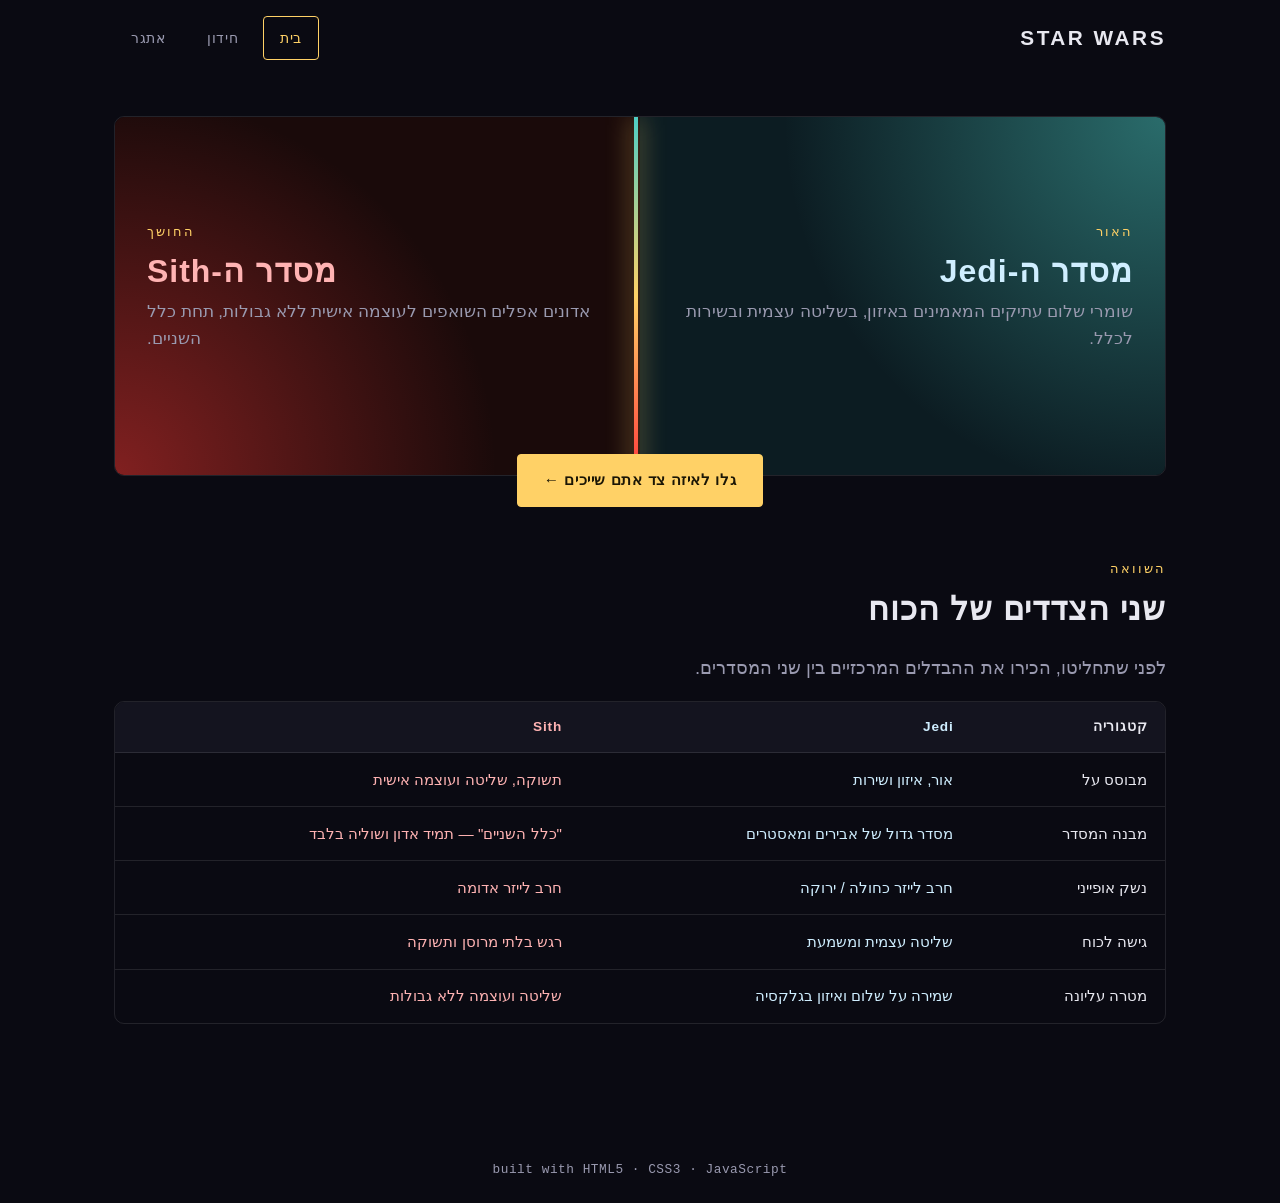
<file: wwwroot/index.html>
<!DOCTYPE html>
<html lang="he" dir="rtl">
<head>
  <meta charset="UTF-8">
  <meta name="viewport" content="width=device-width, initial-scale=1.0">
  <title>Star Wars: Jedi or Sith</title>
  
  <link rel="stylesheet" href="style.css">
</head>
<body data-page="home">

  <header id="site-header"></header>

  <main class="page-content">

    <section class="section">
      <div class="hero-split">
        <div class="hero-half hero-half--jedi">
          <span class="eyebrow">האור</span>
          <h2>מסדר ה-Jedi</h2>
          <p>שומרי שלום עתיקים המאמינים באיזון, בשליטה עצמית ובשירות לכלל.</p>
        </div>
        <div class="hero-half hero-half--sith">
          <span class="eyebrow">החושך</span>
          <h2>מסדר ה-Sith</h2>
          <p>אדונים אפלים השואפים לעוצמה אישית ללא גבולות, תחת כלל השניים.</p>
        </div>
        <div class="hero-divider" aria-hidden="true"></div>
      </div>
      <div class="hero-cta">
        <a href="quiz.html" class="btn btn-gold">גלו לאיזה צד אתם שייכים ←</a>
      </div>
    </section>

    <section class="section">
      <span class="eyebrow">השוואה</span>
      <h2>שני הצדדים של הכוח</h2>
      <p class="lead">לפני שתחליטו, הכירו את ההבדלים המרכזיים בין שני המסדרים.</p>

      <div class="table-wrapper">
        <table class="comparison-table">
          <thead>
            <tr>
              <th>קטגוריה</th>
              <th class="col-jedi">Jedi</th>
              <th class="col-sith">Sith</th>
            </tr>
          </thead>
          <tbody>
            <tr>
              <td>מבוסס על</td>
              <td class="col-jedi">אור, איזון ושירות</td>
              <td class="col-sith">תשוקה, שליטה ועוצמה אישית</td>
            </tr>
            <tr>
              <td>מבנה המסדר</td>
              <td class="col-jedi">מסדר גדול של אבירים ומאסטרים</td>
              <td class="col-sith">"כלל השניים" — תמיד אדון ושוליה בלבד</td>
            </tr>
            <tr>
              <td>נשק אופייני</td>
              <td class="col-jedi">חרב לייזר כחולה / ירוקה</td>
              <td class="col-sith">חרב לייזר אדומה</td>
            </tr>
            <tr>
              <td>גישה לכוח</td>
              <td class="col-jedi">שליטה עצמית ומשמעת</td>
              <td class="col-sith">רגש בלתי מרוסן ותשוקה</td>
            </tr>
            <tr>
              <td>מטרה עליונה</td>
              <td class="col-jedi">שמירה על שלום ואיזון בגלקסיה</td>
              <td class="col-sith">שליטה ועוצמה ללא גבולות</td>
            </tr>
          </tbody>
        </table>
      </div>
    </section>
  </main>
  <footer id="site-footer"></footer>
  <script src="script.js"></script>
</body>
</html>
</file>
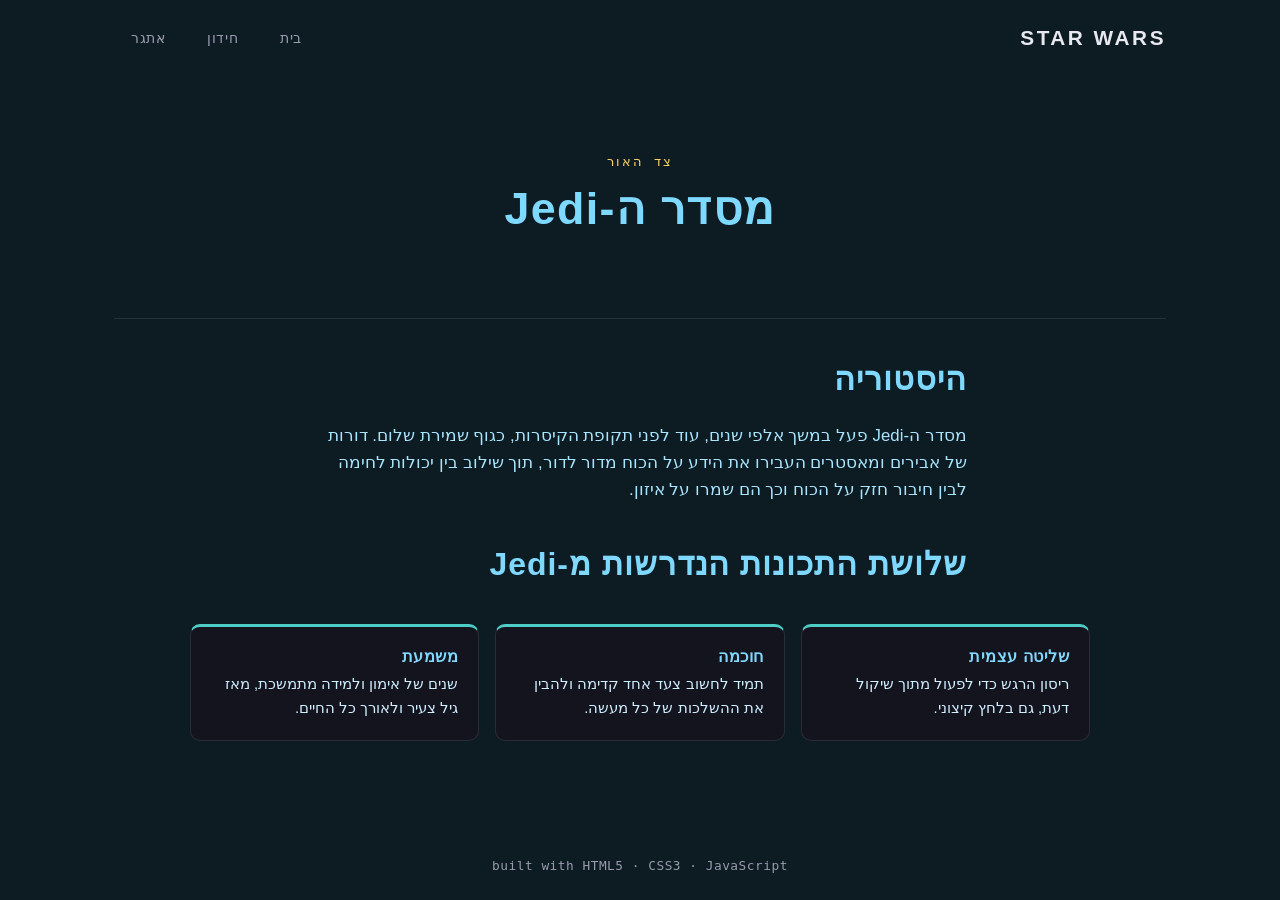
<file: wwwroot/jedi.html>
<!DOCTYPE html>
<html lang="he" dir="rtl">
<head>
  <meta charset="UTF-8">
  <meta name="viewport" content="width=device-width, initial-scale=1.0">
  <title>מסדר ה-Jedi | Star Wars: Jedi or Sith</title>
  <link rel="preconnect" href="https://fonts.googleapis.com">
  <link href="https://fonts.googleapis.com/css2?family=Orbitron:wght@500;700&family=Rajdhani:wght@400;500;600;700&family=Share+Tech+Mono&display=swap" rel="stylesheet">
  <link rel="stylesheet" href="style.css">
</head>
<body data-page="lore" class="theme-jedi">

  <header id="site-header"></header>

  <main class="page-content">

    <div class="lore-hero">
      <span class="eyebrow">צד האור</span>
      <h1>מסדר ה-Jedi</h1>
    </div>

    <div class="lore-block">
      <h2>היסטוריה</h2>
      <p>
        מסדר ה-Jedi פעל במשך אלפי שנים, עוד לפני תקופת הקיסרות, כגוף שמירת שלום.
         דורות של אבירים ומאסטרים העבירו את הידע על הכוח
        מדור לדור, תוך שילוב בין יכולות לחימה לבין חיבור חזק על הכוח וכך הם שמרו על איזון.
      </p>
    </div>

    <div class="lore-block">
      <h2>שלושת התכונות הנדרשות מ-Jedi</h2>
    </div>

    <div class="traits-grid">
      <article class="trait-card">
        <h3>שליטה עצמית</h3>
        <p>ריסון הרגש כדי לפעול מתוך שיקול דעת, גם בלחץ קיצוני.</p>
      </article>

      <article class="trait-card">
        <h3>חוכמה</h3>
        <p>תמיד לחשוב צעד אחד קדימה ולהבין את ההשלכות של כל מעשה.</p>
      </article>
      <article class="trait-card">
        <h3>משמעת</h3>
        <p>שנים של אימון ולמידה מתמשכת, מאז גיל צעיר ולאורך כל החיים.</p>
      </article>
    </div>

  </main>

  <footer id="site-footer"></footer>

  <script src="script.js"></script>
</body>
</html>
</file>
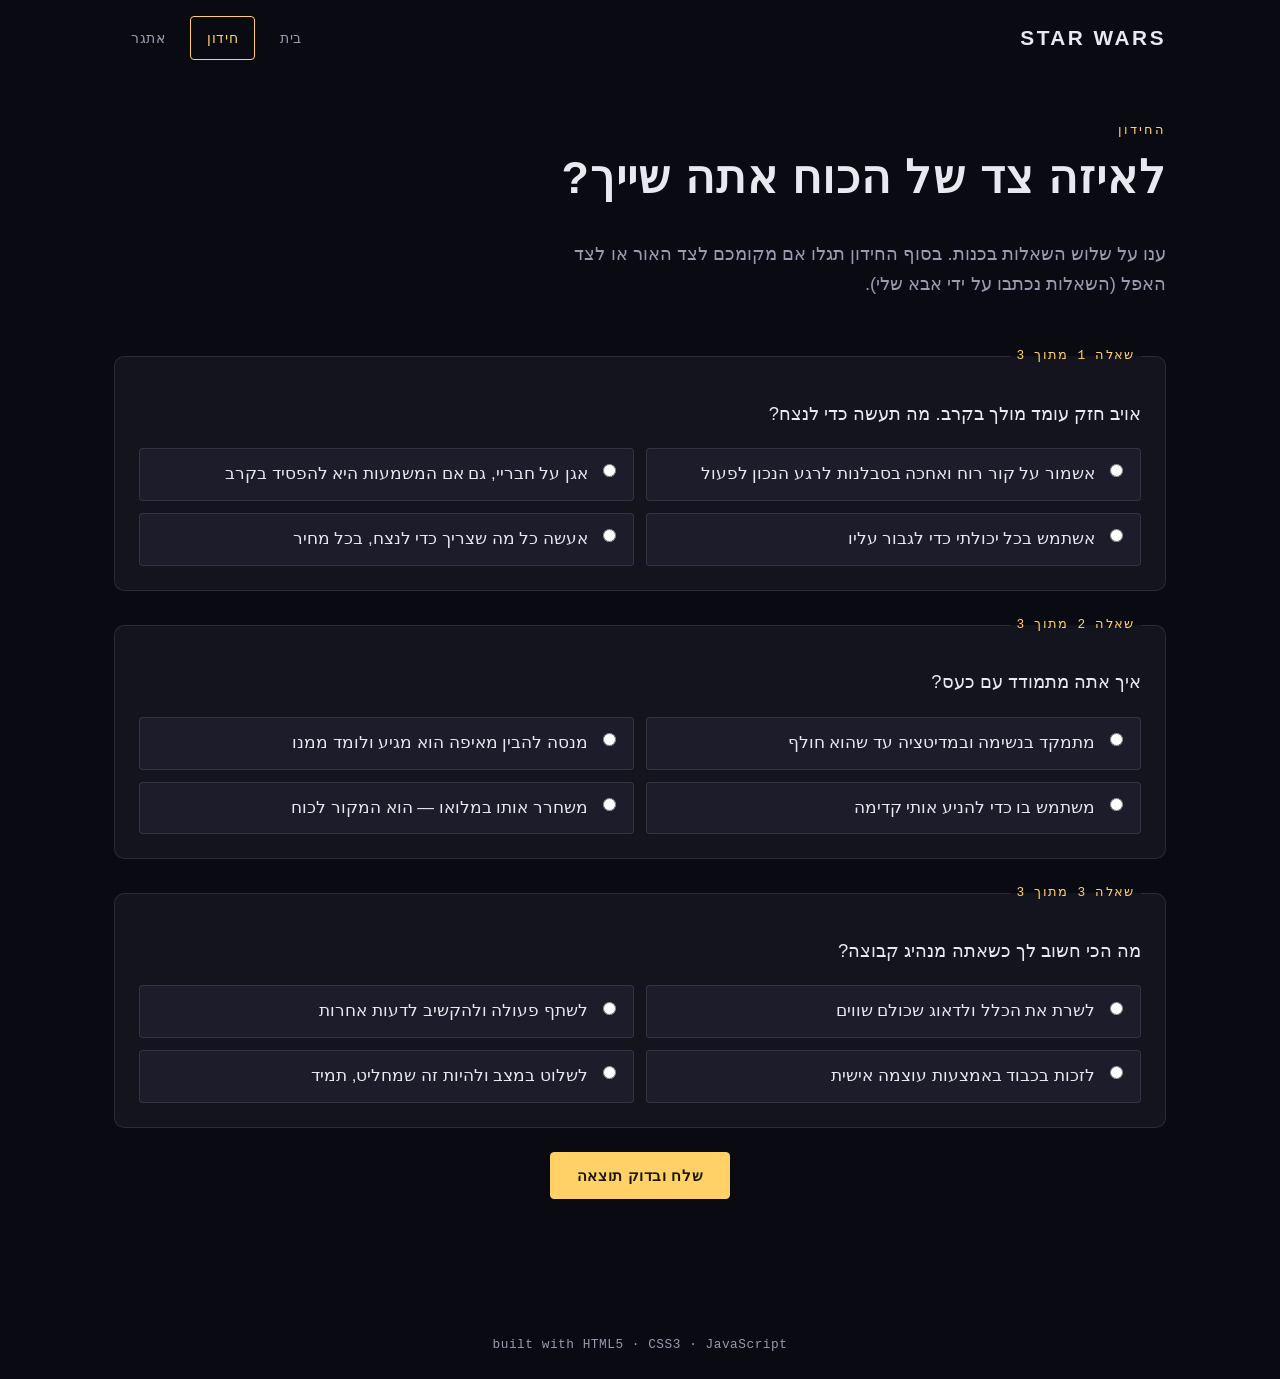
<file: wwwroot/quiz.html>
<!DOCTYPE html>
<html lang="he" dir="rtl">
<head>
  <meta charset="UTF-8">
  <meta name="viewport" content="width=device-width, initial-scale=1.0">
  <title>החידון | Star Wars: Jedi or Sith</title>
  <link rel="preconnect" href="https://fonts.googleapis.com">
  <link href="https://fonts.googleapis.com/css2?family=Orbitron:wght@500;700&family=Rajdhani:wght@400;500;600;700&family=Share+Tech+Mono&display=swap" rel="stylesheet">
  <link rel="stylesheet" href="style.css">
</head>
<body data-page="quiz">

  <header id="site-header"></header>

  <main class="page-content">

    <section class="section">
      <span class="eyebrow">החידון</span>
      <h1>לאיזה צד של הכוח אתה שייך?</h1>
      <p class="lead">ענו על שלוש השאלות בכנות. בסוף החידון תגלו אם מקומכם לצד האור או לצד האפל (השאלות נכתבו על ידי אבא שלי).</p>
    </section>

    <form id="quiz-form" class="section">


      <fieldset class="question-card">
        <legend>שאלה 1 מתוך 3</legend>
        <p class="question-text">אויב חזק עומד מולך בקרב. מה תעשה כדי לנצח?</p>
        <div class="answer-grid">

          <label class="answer-option">
            <input type="radio" name="q1" data-jedi="2" data-sith="0" required>
            <span>אשמור על קור רוח ואחכה בסבלנות לרגע הנכון לפעול</span>
          </label>

          <label class="answer-option">
            <input type="radio" name="q1" data-jedi="1" data-sith="0">
            <span>אגן על חבריי, גם אם המשמעות היא להפסיד בקרב</span>
          </label>

          <label class="answer-option">
            <input type="radio" name="q1" data-jedi="0" data-sith="1">
            <span>אשתמש בכל יכולתי כדי לגבור עליו</span>
          </label>

          <label class="answer-option">
            <input type="radio" name="q1" data-jedi="0" data-sith="2">
            <span>אעשה כל מה שצריך כדי לנצח, בכל מחיר</span>
          </label>

        </div>
      </fieldset>

      <fieldset class="question-card">
        <legend>שאלה 2 מתוך 3</legend>
        <p class="question-text">איך אתה מתמודד עם כעס?</p>
        <div class="answer-grid">

          <label class="answer-option">
            <input type="radio" name="q2" data-jedi="2" data-sith="0" required>
            <span>מתמקד בנשימה ובמדיטציה עד שהוא חולף</span>
          </label>

          <label class="answer-option">
            <input type="radio" name="q2" data-jedi="1" data-sith="0">
            <span>מנסה להבין מאיפה הוא מגיע ולומד ממנו</span>
          </label>

          <label class="answer-option">
            <input type="radio" name="q2" data-jedi="0" data-sith="1">
            <span>משתמש בו כדי להניע אותי קדימה</span>
          </label>

          <label class="answer-option">
            <input type="radio" name="q2" data-jedi="0" data-sith="2">
            <span>משחרר אותו במלואו — הוא המקור לכוח</span>
          </label>

        </div>
      </fieldset>

      <fieldset class="question-card">
        <legend>שאלה 3 מתוך 3</legend>
        <p class="question-text">מה הכי חשוב לך כשאתה מנהיג קבוצה?</p>
        <div class="answer-grid">

          <label class="answer-option">
            <input type="radio" name="q3" data-jedi="2" data-sith="0" required>
            <span>לשרת את הכלל ולדאוג שכולם שווים</span>
          </label>

          <label class="answer-option">
            <input type="radio" name="q3" data-jedi="1" data-sith="0">
            <span>לשתף פעולה ולהקשיב לדעות אחרות</span>
          </label>

          <label class="answer-option">
            <input type="radio" name="q3" data-jedi="0" data-sith="1">
            <span>לזכות בכבוד באמצעות עוצמה אישית</span>
          </label>

          <label class="answer-option">
            <input type="radio" name="q3" data-jedi="0" data-sith="2">
            <span>לשלוט במצב ולהיות זה שמחליט, תמיד</span>
          </label>

        </div>
      </fieldset>


      <div class="quiz-actions">
        <button type="submit" class="btn btn-gold">שלח ובדוק תוצאה</button>
      </div>

    </form>

    <section id="result-panel" class="result-panel" hidden>
      <h2 id="result-title"></h2>
      <p id="result-message"></p>
      <div class="result-actions">
        <a id="result-continue" href="#" class="btn btn-gold"></a>
        <button id="retake-quiz-btn" type="button" class="btn">בצע את החידון מחדש</button>
      </div>
    </section>

  </main>

  <footer id="site-footer"></footer>

  <script src="script.js"></script>
</body>
</html>
</file>
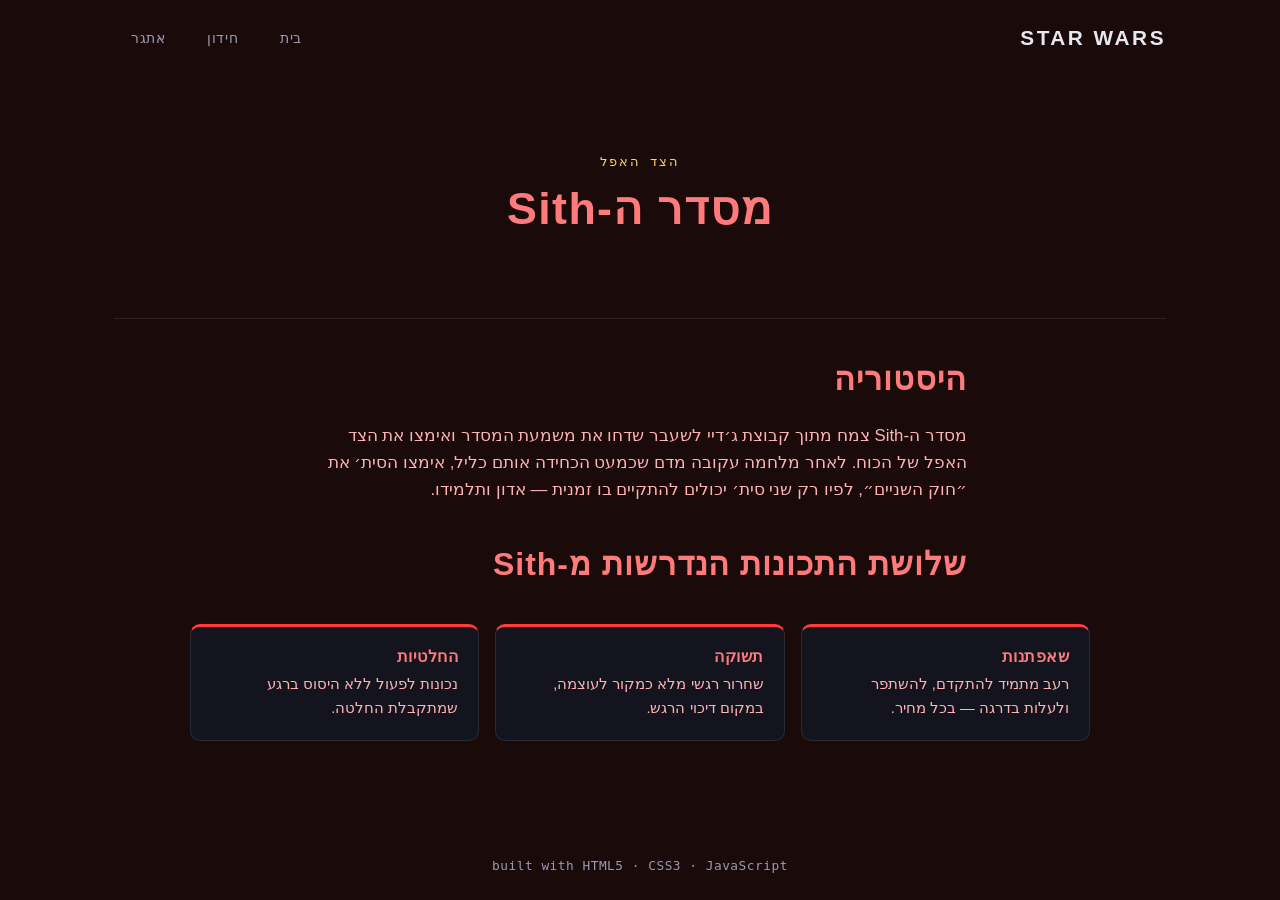
<file: wwwroot/sith.html>
<!DOCTYPE html>
<html lang="he" dir="rtl">
<head>
  <meta charset="UTF-8">
  <meta name="viewport" content="width=device-width, initial-scale=1.0">
  <title>מסדר ה-Sith | Star Wars: Jedi or Sith</title>
  <link rel="preconnect" href="https://fonts.googleapis.com">
  <link href="https://fonts.googleapis.com/css2?family=Orbitron:wght@500;700&family=Rajdhani:wght@400;500;600;700&family=Share+Tech+Mono&display=swap" rel="stylesheet">
  <link rel="stylesheet" href="style.css">
</head>
<body data-page="lore" class="theme-sith">

  <header id="site-header"></header>

  <main class="page-content">

    <div class="lore-hero">
      <span class="eyebrow">הצד האפל</span>
      <h1>מסדר ה-Sith</h1>
    </div>

    <div class="lore-block">
      <h2>היסטוריה</h2>
      <p>
        מסדר ה-Sith צמח מתוך קבוצת ג׳דיי לשעבר שדחו את משמעת המסדר ואימצו את
        הצד האפל של הכוח. לאחר מלחמה עקובה מדם שכמעט הכחידה אותם כליל, אימצו
        הסית׳ את ״חוק השניים״, לפיו רק שני סית׳ יכולים להתקיים בו זמנית — אדון ותלמידו.
      </p>
    </div>
    
    <div class="lore-block">
      <h2>שלושת התכונות הנדרשות מ-Sith</h2>
    </div>

    <div class="traits-grid">
      <article class="trait-card">
        <h3>שאפתנות</h3>
        <p>רעב מתמיד להתקדם, להשתפר ולעלות בדרגה — בכל מחיר.</p>
      </article>
      <article class="trait-card">
        <h3>תשוקה</h3>
        <p>שחרור רגשי מלא כמקור לעוצמה, במקום דיכוי הרגש.</p>
      </article>
      <article class="trait-card">
        <h3>החלטיות</h3>
        <p>נכונות לפעול ללא היסוס ברגע שמתקבלת החלטה.</p>
      </article>
    </div>

  </main>

  <footer id="site-footer"></footer>

  <script src="script.js"></script>
</body>
</html>
</file>
<file: wwwroot/style.css>
/* =====================================================================
   style.css — Star Wars: Jedi or Sith
   =====================================================================
   How this file is organized (search for these section headers):
     1.  Theme variables   — change colors/fonts for the WHOLE site here
     2.  Reset & base
     3.  Layout helpers
     4.  Buttons & form controls
     5.  Header & navigation (injected by script.js on every page)
     6.  Footer (injected by script.js on every page)
     7.  Home page (hero split + comparison table + faction cards)
     8.  Quiz page
     9.  Lore pages (jedi.html / sith.html)
    10.  Challenge page
    11.  Responsive tweaks (small screens)
   ===================================================================== */

/* ---------------------------------------------------------------------
   1. THEME VARIABLES
   To re-theme the whole site, change values here — nothing else.
   --------------------------------------------------------------------- */
:root {
  /* Neutral / space palette */
  --bg-space: #0a0a12;
  --bg-panel: #14141f;
  --bg-panel-raised: #1c1c2b;
  --border-soft: rgba(255, 255, 255, 0.1);
  --text-main: #e8e8f0;
  --text-dim: #9a9ab0;
  --gold: #ffd166;

  /* Jedi palette */
  --jedi-primary: #4ecdc4;
  --jedi-light: #cfeeff;
  --jedi-bg: #0c1c22;
  --jedi-glow: rgba(78, 205, 196, 0.45);

  /* Sith palette */
  --sith-primary: #ff3b3b;
  --sith-dark: #1a0505;
  --sith-bg: #1a0a0a;
  --sith-glow: rgba(255, 59, 59, 0.45);

  /* Type */
  --font-display: "assistant", "rubik", sans-serif;
  --font-body: "assistant", "rubik", sans-serif;
  --font-mono: "assistant", "rubik", monospace;

  /* Spacing / shape */
  --radius: 4px;
  --radius-lg: 10px;
  --gap: 1.5rem;
  --transition: 180ms ease;
}

/* ---------------------------------------------------------------------
   2. RESET & BASE
   --------------------------------------------------------------------- */
* {
  box-sizing: border-box;
}

html {
  scroll-behavior: smooth;
}

body {
  margin: 0;
  min-height: 100vh;
  background: var(--bg-space);
  color: var(--text-main);
  font-family: var(--font-body);
  font-size: 1.05rem;
  line-height: 1.6;
  display: flex;
  flex-direction: column;
}

h1, h2, h3, h4 {
  font-family: var(--font-display);
  font-weight: 700;
  letter-spacing: 0.03em;
  line-height: 1.25;
  margin: 0 0 0.75em;
}

h1 { font-size: clamp(1.8rem, 4vw, 2.8rem); }
h2 { font-size: clamp(1.4rem, 3vw, 2rem); }
h3 { font-size: clamp(1.1rem, 2vw, 1.4rem); }

p { margin: 0 0 1em; color: var(--text-dim); }

a { color: var(--gold); }

ul { list-style: none; margin: 0; padding: 0; }

img, svg { max-width: 100%; display: block; }

/* ---------------------------------------------------------------------
   3. LAYOUT HELPERS
   --------------------------------------------------------------------- */
.page-content {
  flex: 1;
  width: 100%;
  max-width: 1100px;
  margin: 0 auto;
  padding: 2.5rem 1.5rem 4rem;
}

.section {
  margin-bottom: 3rem;
}

.eyebrow {
  display: inline-block;
  font-family: var(--font-mono);
  font-size: 0.8rem;
  letter-spacing: 0.15em;
  color: var(--gold);
  text-transform: uppercase;
  margin-bottom: 0.5rem;
}

.lead {
  font-size: 1.15rem;
  max-width: 60ch;
}

/* ---------------------------------------------------------------------
   4. BUTTONS & FORM CONTROLS
   --------------------------------------------------------------------- */
.btn {
  display: inline-flex;
  align-items: center;
  gap: 0.5rem;
  font-family: var(--font-display);
  font-size: 0.95rem;
  letter-spacing: 0.04em;
  text-decoration: none;
  cursor: pointer;
  border: 1px solid var(--border-soft);
  background: var(--bg-panel-raised);
  color: var(--text-main);
  padding: 0.85rem 1.6rem;
  border-radius: var(--radius);
  transition: transform var(--transition), box-shadow var(--transition), border-color var(--transition);
}

.btn:hover { transform: translateY(-2px); }

.btn-gold {
  background: var(--gold);
  color: #1a1505;
  border-color: var(--gold);
  font-weight: 700;
}

.btn-gold:hover { box-shadow: 0 0 18px rgba(255, 209, 102, 0.5); }

.btn-jedi {
  background: transparent;
  border-color: var(--jedi-primary);
  color: var(--jedi-light);
}

.btn-jedi:hover { box-shadow: 0 0 18px var(--jedi-glow); }

.btn-sith {
  background: transparent;
  border-color: var(--sith-primary);
  color: #ffd9d9;
}

.btn-sith:hover { box-shadow: 0 0 18px var(--sith-glow); }

.btn[disabled] {
  opacity: 0.4;
  cursor: not-allowed;
  transform: none !important;
  box-shadow: none !important;
}

/* Elements locked until the quiz is completed */
.locked {
  opacity: 0.45;
  cursor: not-allowed;
  position: relative;
}

.locked::after {
  content: "🔒";
  margin-inline-start: 0.4em;
  font-size: 0.85em;
}

input[type="text"],
input[type="number"] {
  font-family: var(--font-mono);
  font-size: 1.1rem;
  background: var(--bg-space);
  border: 1px solid var(--border-soft);
  color: var(--text-main);
  border-radius: var(--radius);
  padding: 0.7rem 1rem;
  width: 100%;
}

input:focus,
a:focus-visible,
button:focus-visible {
  outline: 2px solid var(--gold);
  outline-offset: 2px;
}

/* ---------------------------------------------------------------------
   5. HEADER & NAVIGATION (injected into <header id="site-header">)
   --------------------------------------------------------------------- */
.site-header {
  border-bottom: 1px solid var(--border-soft);
  background: linear-gradient(180deg, var(--bg-panel), var(--bg-space));
  position: sticky;
  top: 0;
  z-index: 50;
}

.header-inner {
  max-width: 1100px;
  margin: 0 auto;
  padding: 1rem 1.5rem;
  display: flex;
  align-items: center;
  justify-content: space-between;
  gap: 1rem;
  flex-wrap: wrap;
}

.site-brand {
  text-decoration: none;
  display: flex;
  flex-direction: column;
  line-height: 1.1;
}

.brand-title {
  font-family: var(--font-display);
  font-size: 1.3rem;
  font-weight: 700;
  color: var(--text-main);
  letter-spacing: 0.12em;
}

.brand-subtitle {
  font-family: var(--font-mono);
  font-size: 0.75rem;
  color: var(--gold);
  letter-spacing: 0.08em;
}

.site-nav ul {
  display: flex;
  gap: 0.5rem;
}

.site-nav a {
  display: block;
  text-decoration: none;
  color: var(--text-dim);
  font-family: var(--font-display);
  font-size: 0.9rem;
  letter-spacing: 0.04em;
  padding: 0.6rem 1rem;
  border-radius: var(--radius);
  border: 1px solid transparent;
  transition: color var(--transition), border-color var(--transition);
}

.site-nav a:hover {
  color: var(--text-main);
  border-color: var(--border-soft);
}

.site-nav a.active {
  color: var(--gold);
  border-color: var(--gold);
}

/* ---------------------------------------------------------------------
   6. FOOTER (injected into <footer id="site-footer">)
   --------------------------------------------------------------------- */
.site-footer {
  border-top: 1px solid var(--border-soft);
  background: var(--bg-panel);
}

.footer-inner {
  max-width: 1100px;
  margin: 0 auto;
  padding: 1.5rem;
  text-align: center;
}

.footer-text {
  margin: 0;
  font-family: var(--font-mono);
  font-size: 0.8rem;
  color: var(--text-dim);
  letter-spacing: 0.04em;
}

/* ---------------------------------------------------------------------
   7. HOME PAGE — hero split + comparison table + faction cards
   --------------------------------------------------------------------- */
.hero-split {
  display: grid;
  grid-template-columns: 1fr 1fr;
  border: 1px solid var(--border-soft);
  border-radius: var(--radius-lg);
  overflow: hidden;
  position: relative;
  min-height: 360px;
}

.hero-half {
  padding: 2.5rem 2rem;
  display: flex;
  flex-direction: column;
  justify-content: center;
}

.hero-half--jedi {
  background: radial-gradient(circle at 100% 0%, var(--jedi-glow), transparent 60%), var(--jedi-bg);
}

.hero-half--sith {
  background: radial-gradient(circle at 0% 100%, var(--sith-glow), transparent 60%), var(--sith-bg);
  text-align: end;
}

.hero-half h2 { margin-bottom: 0.5rem; }
.hero-half--jedi h2 { color: var(--jedi-light); }
.hero-half--sith h2 { color: #ffb3b3; }

.hero-divider {
  position: absolute;
  inset-inline-start: 50%;
  top: 0;
  bottom: 0;
  width: 4px;
  transform: translateX(-50%);
  background: linear-gradient(180deg, var(--jedi-primary), var(--gold), var(--sith-primary));
  box-shadow: 0 0 24px var(--gold);
}

.hero-cta {
  text-align: center;
  margin-top: -1.4rem;
  position: relative;
  z-index: 2;
}

/* Comparison table */
.table-wrapper {
  overflow-x: auto;
  border: 1px solid var(--border-soft);
  border-radius: var(--radius-lg);
}

.comparison-table {
  width: 100%;
  border-collapse: collapse;
  min-width: 480px;
}

.comparison-table th,
.comparison-table td {
  padding: 0.9rem 1.1rem;
  border-bottom: 1px solid var(--border-soft);
  text-align: start;
  font-size: 0.95rem;
}

.comparison-table thead th {
  font-family: var(--font-display);
  font-size: 0.85rem;
  letter-spacing: 0.06em;
  background: var(--bg-panel);
}

.comparison-table th.col-jedi,
.comparison-table td.col-jedi { color: var(--jedi-light); }

.comparison-table th.col-sith,
.comparison-table td.col-sith { color: #ffb3b3; }

.comparison-table tbody tr:last-child td { border-bottom: none; }

/* Faction cards */
.faction-cards {
  display: grid;
  grid-template-columns: 1fr 1fr;
  gap: var(--gap);
}

.faction-card {
  border-radius: var(--radius-lg);
  padding: 1.75rem;
  border: 1px solid var(--border-soft);
}

.faction-card--jedi {
  background: linear-gradient(160deg, var(--jedi-bg), var(--bg-panel));
  border-color: rgba(78, 205, 196, 0.35);
}

.faction-card--sith {
  background: linear-gradient(160deg, var(--sith-bg), var(--bg-panel));
  border-color: rgba(255, 59, 59, 0.35);
}

.faction-card h3 { display: flex; align-items: center; gap: 0.5rem; }
.faction-card--jedi h3 { color: var(--jedi-light); }
.faction-card--sith h3 { color: #ffb3b3; }

.trait-tags {
  display: flex;
  flex-wrap: wrap;
  gap: 0.5rem;
  margin: 1rem 0 1.25rem;
}

.trait-tag {
  font-family: var(--font-mono);
  font-size: 0.78rem;
  padding: 0.3rem 0.65rem;
  border-radius: 999px;
  border: 1px solid var(--border-soft);
  color: var(--text-dim);
}

/* ---------------------------------------------------------------------
   8. QUIZ PAGE
   --------------------------------------------------------------------- */
.question-card {
  background: var(--bg-panel);
  border: 1px solid var(--border-soft);
  border-radius: var(--radius-lg);
  padding: 1.5rem;
  margin: 0 0 1.5rem;
}

.question-card legend {
  font-family: var(--font-mono);
  font-size: 0.8rem;
  letter-spacing: 0.1em;
  color: var(--gold);
  padding: 0 0.4rem;
}

.question-text {
  color: var(--text-main);
  font-size: 1.15rem;
  margin: 0.5rem 0 1.25rem;
}

.answer-grid {
  display: grid;
  grid-template-columns: 1fr 1fr;
  gap: 0.75rem;
}

.answer-option {
  display: flex;
  align-items: flex-start;
  gap: 0.6rem;
  background: var(--bg-panel-raised);
  border: 1px solid var(--border-soft);
  border-radius: var(--radius);
  padding: 0.75rem 0.9rem;
  cursor: pointer;
  transition: border-color var(--transition), background var(--transition);
}

.answer-option:hover { border-color: var(--gold); }

.answer-option input { accent-color: var(--gold); margin-top: 0.2rem; }

.answer-option:has(input:checked) {
  border-color: var(--gold);
  background: rgba(255, 209, 102, 0.08);
}

.quiz-actions {
  display: flex;
  justify-content: center;
  margin-top: 1rem;
}

.result-panel {
  margin-top: 2rem;
  padding: 2.5rem;
  border-radius: var(--radius-lg);
  text-align: center;
  border: 1px solid var(--border-soft);
}

.result-panel[hidden] { display: none; }

.result-panel--jedi {
  background: radial-gradient(circle at 50% 0%, var(--jedi-glow), transparent 70%), var(--jedi-bg);
  border-color: var(--jedi-primary);
}

.result-panel--sith {
  background: radial-gradient(circle at 50% 0%, var(--sith-glow), transparent 70%), var(--sith-bg);
  border-color: var(--sith-primary);
}

#result-title { font-size: clamp(1.6rem, 4vw, 2.3rem); }

.result-panel--jedi #result-title { color: var(--jedi-light); }
.result-panel--sith #result-title { color: #ffb3b3; }

.result-actions {
  display: flex;
  gap: 1rem;
  justify-content: center;
  margin-top: 1.5rem;
  flex-wrap: wrap;
}

/* ---------------------------------------------------------------------
   9. LORE PAGES (jedi.html / sith.html)
   --------------------------------------------------------------------- */
body.theme-jedi { background: var(--jedi-bg); }
body.theme-sith { background: var(--sith-bg); }

.lore-hero {
  text-align: center;
  padding: 2rem 0 3rem;
  border-bottom: 1px solid var(--border-soft);
  margin-bottom: 2.5rem;
}

.theme-jedi .lore-hero h1 { color: #7fd9ff; }
.theme-sith .lore-hero h1 { color: #ff7b7b; }

.lore-block { max-width: 70ch; margin: 0 auto 2.5rem; }
.lore-block h2 { margin-top: 0; }
.theme-jedi .lore-block h2 { color: #7fd9ff; }
.theme-sith .lore-block h2 { color: #ff7b7b; }

.traits-grid {
  display: grid;
  grid-template-columns: repeat(auto-fit, minmax(220px, 1fr));
  gap: 1rem;
  max-width: 900px;
  margin: 0 auto;
}

.trait-card {
  background: var(--bg-panel);
  border: 1px solid var(--border-soft);
  border-radius: var(--radius-lg);
  padding: 1.25rem;
}

.theme-jedi .trait-card { border-top: 3px solid var(--jedi-primary); }
.theme-sith .trait-card { border-top: 3px solid var(--sith-primary); }

.trait-card h3 {
  font-size: 1rem;
  margin-bottom: 0.4rem;
}

.theme-jedi .trait-card h3 { color: #7fd9ff; }
.theme-sith .trait-card h3 { color: #ff7b7b; }

.theme-jedi .lore-hero p,
.theme-jedi .lore-block p { color: #a9e5ff; }
.theme-sith .lore-hero p,
.theme-sith .lore-block p { color: #ffb3b3; }

.theme-jedi .trait-card p { color: #cfeeff; }
.theme-sith .trait-card p { color: #ffb3b3; }

.trait-card p { margin: 0; font-size: 0.92rem; }

/* ---------------------------------------------------------------------
   10. CHALLENGE PAGE
   --------------------------------------------------------------------- */
.score-board {
  display: flex;
  align-items: center;
  justify-content: center;
  gap: 1.5rem;
  flex-wrap: wrap;
  margin-bottom: 1rem;
}

.score-pill {
  font-family: var(--font-mono);
  text-align: center;
  padding: 1rem 1.75rem;
  border-radius: var(--radius-lg);
  border: 1px solid var(--border-soft);
  min-width: 140px;
}

.score-pill--jedi { border-color: var(--jedi-primary); color: var(--jedi-light); }
.score-pill--sith { border-color: var(--sith-primary); color: #ffb3b3; }

.score-pill .score-label {
  display: block;
  font-size: 0.75rem;
  letter-spacing: 0.1em;
  margin-bottom: 0.3rem;
  color: var(--text-dim);
}

.score-pill .score-value {
  font-size: 2rem;
  font-weight: 700;
}

.score-leader {
  text-align: center;
  font-family: var(--font-mono);
  color: var(--gold);
  margin-bottom: 2.5rem;
}

.math-card {
  max-width: 480px;
  margin: 0 auto;
  background: var(--bg-panel);
  border: 1px solid var(--border-soft);
  border-radius: var(--radius-lg);
  padding: 2rem;
  text-align: center;
}

.theme-jedi .math-card { border-top: 3px solid var(--jedi-primary); }
.theme-sith .math-card { border-top: 3px solid var(--sith-primary); }

.theme-jedi .math-question { color: #7fd9ff; }
.theme-sith .math-question { color: #ff7b7b; }

.math-question {
  font-family: var(--font-mono);
  font-size: 2.4rem;
  margin: 0.5rem 0 1.5rem;
  letter-spacing: 0.05em;
}

.math-form {
  display: flex;
  gap: 0.75rem;
  margin-bottom: 1rem;
}

.math-form input { text-align: center; }

.math-card-actions {
  display: flex;
  justify-content: center;
  gap: 0.75rem;
  flex-wrap: wrap;
}

.feedback-message {
  min-height: 1.4em;
  margin: 1rem 0 0;
  font-family: var(--font-mono);
  font-size: 0.9rem;
}

.theme-jedi .feedback-success { color: #7fd9ff; }
.theme-sith .feedback-success { color: #ff7b7b; }
.theme-jedi .feedback-error { color: #7fd9ff; }
.theme-sith .feedback-error { color: #ff7b7b; }

/* ---------------------------------------------------------------------
   11. RESPONSIVE TWEAKS
   --------------------------------------------------------------------- */
@media (max-width: 700px) {
  .header-inner {
    flex-direction: column;
    align-items: flex-start;
  }

  .site-nav ul {
    flex-direction: column;
    width: 100%;
  }

  .site-nav a {
    width: 100%;
  }

  .hero-split {
    grid-template-columns: 1fr;
  }

  .hero-divider { display: none; }

  .hero-half--sith { text-align: start; }

  .hero-cta { margin-top: 1.5rem; }

  .faction-cards {
    grid-template-columns: 1fr;
  }

  .answer-grid {
    grid-template-columns: 1fr;
  }

  .math-form {
    flex-direction: column;
  }

  body {
    font-size: 1rem;
  }
}
</file>
